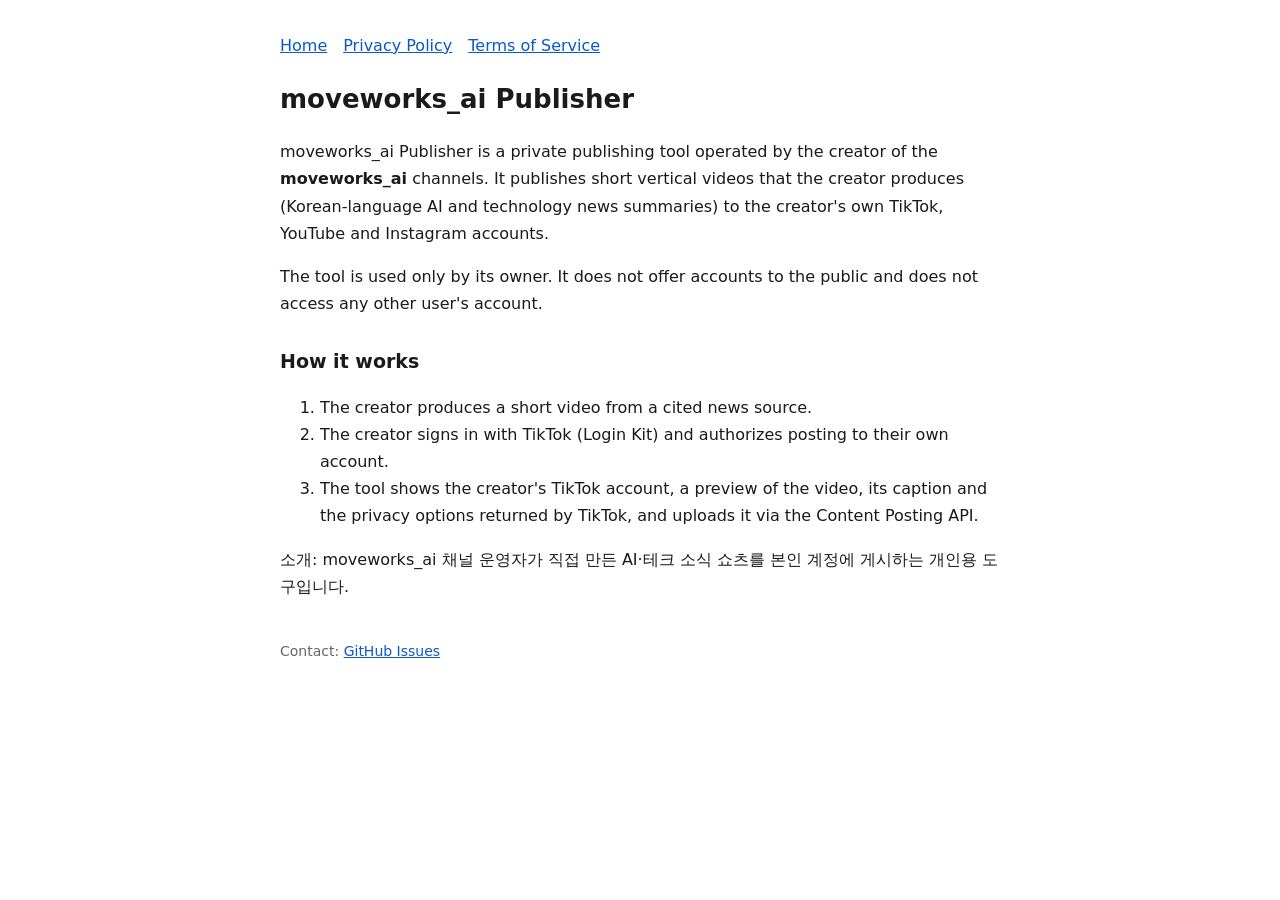
<file: index.html>
<!doctype html><html lang="en"><head><meta charset="utf-8"><meta name="viewport" content="width=device-width,initial-scale=1"><title>moveworks_ai Publisher</title><link rel="stylesheet" href="style.css"></head><body>
<nav><a href="./">Home</a><a href="privacy.html">Privacy Policy</a><a href="terms.html">Terms of Service</a></nav>
<h1>moveworks_ai Publisher</h1>
<p>moveworks_ai Publisher is a private publishing tool operated by the creator of the <strong>moveworks_ai</strong> channels. It publishes short vertical videos that the creator produces (Korean-language AI and technology news summaries) to the creator's own TikTok, YouTube and Instagram accounts.</p>
<p>The tool is used only by its owner. It does not offer accounts to the public and does not access any other user's account.</p>
<h2>How it works</h2>
<ol><li>The creator produces a short video from a cited news source.</li><li>The creator signs in with TikTok (Login Kit) and authorizes posting to their own account.</li><li>The tool shows the creator's TikTok account, a preview of the video, its caption and the privacy options returned by TikTok, and uploads it via the Content Posting API.</li></ol>
<p>소개: moveworks_ai 채널 운영자가 직접 만든 AI·테크 소식 쇼츠를 본인 계정에 게시하는 개인용 도구입니다.</p>
<footer>Contact: <a href="https://github.com/ekgoddlek0-dotcom/moveworks-ai/issues">GitHub Issues</a></footer></body></html>
</file>
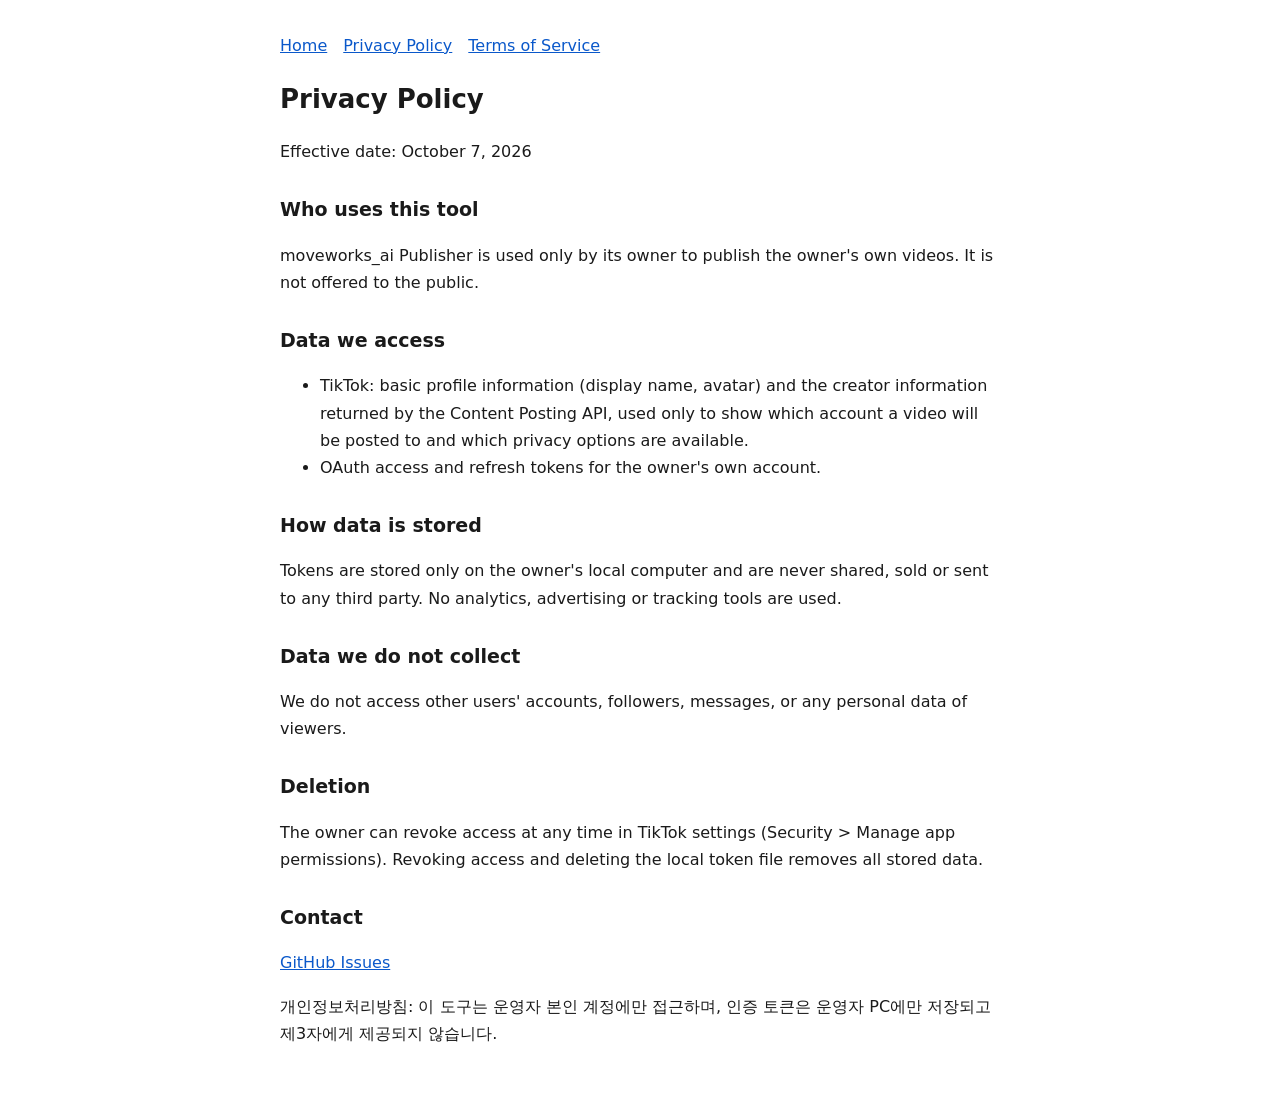
<file: privacy.html>
<!doctype html><html lang="en"><head><meta charset="utf-8"><meta name="viewport" content="width=device-width,initial-scale=1"><title>Privacy Policy</title><link rel="stylesheet" href="style.css"></head><body>
<nav><a href="./">Home</a><a href="privacy.html">Privacy Policy</a><a href="terms.html">Terms of Service</a></nav>
<h1>Privacy Policy</h1><p>Effective date: October 7, 2026</p>
<h2>Who uses this tool</h2><p>moveworks_ai Publisher is used only by its owner to publish the owner's own videos. It is not offered to the public.</p>
<h2>Data we access</h2><ul><li>TikTok: basic profile information (display name, avatar) and the creator information returned by the Content Posting API, used only to show which account a video will be posted to and which privacy options are available.</li><li>OAuth access and refresh tokens for the owner's own account.</li></ul>
<h2>How data is stored</h2><p>Tokens are stored only on the owner's local computer and are never shared, sold or sent to any third party. No analytics, advertising or tracking tools are used.</p>
<h2>Data we do not collect</h2><p>We do not access other users' accounts, followers, messages, or any personal data of viewers.</p>
<h2>Deletion</h2><p>The owner can revoke access at any time in TikTok settings (Security &gt; Manage app permissions). Revoking access and deleting the local token file removes all stored data.</p>
<h2>Contact</h2><p><a href="https://github.com/ekgoddlek0-dotcom/moveworks-ai/issues">GitHub Issues</a></p>
<p>개인정보처리방침: 이 도구는 운영자 본인 계정에만 접근하며, 인증 토큰은 운영자 PC에만 저장되고 제3자에게 제공되지 않습니다.</p></body></html>
</file>
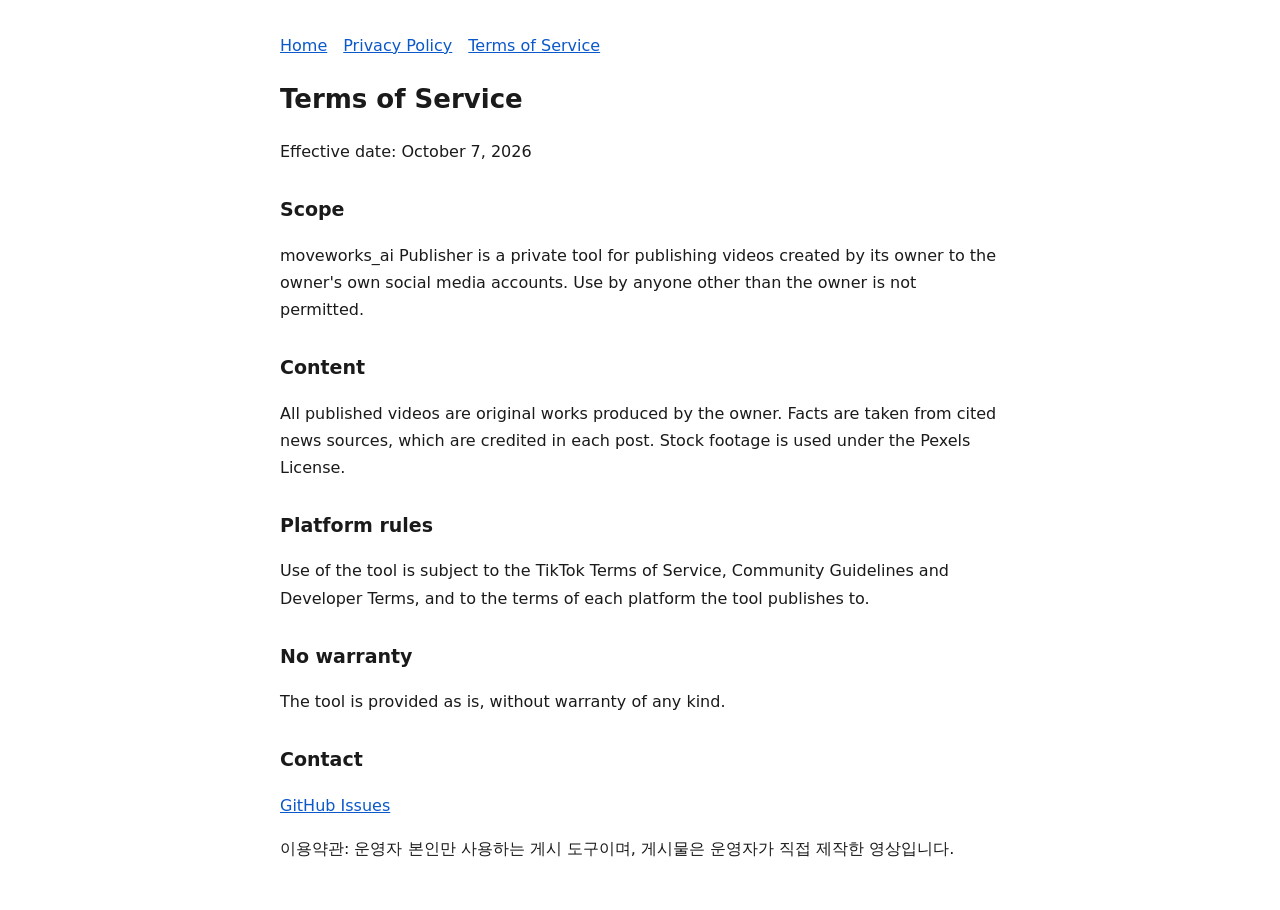
<file: terms.html>
<!doctype html><html lang="en"><head><meta charset="utf-8"><meta name="viewport" content="width=device-width,initial-scale=1"><title>Terms of Service</title><link rel="stylesheet" href="style.css"></head><body>
<nav><a href="./">Home</a><a href="privacy.html">Privacy Policy</a><a href="terms.html">Terms of Service</a></nav>
<h1>Terms of Service</h1><p>Effective date: October 7, 2026</p>
<h2>Scope</h2><p>moveworks_ai Publisher is a private tool for publishing videos created by its owner to the owner's own social media accounts. Use by anyone other than the owner is not permitted.</p>
<h2>Content</h2><p>All published videos are original works produced by the owner. Facts are taken from cited news sources, which are credited in each post. Stock footage is used under the Pexels License.</p>
<h2>Platform rules</h2><p>Use of the tool is subject to the TikTok Terms of Service, Community Guidelines and Developer Terms, and to the terms of each platform the tool publishes to.</p>
<h2>No warranty</h2><p>The tool is provided as is, without warranty of any kind.</p>
<h2>Contact</h2><p><a href="https://github.com/ekgoddlek0-dotcom/moveworks-ai/issues">GitHub Issues</a></p>
<p>이용약관: 운영자 본인만 사용하는 게시 도구이며, 게시물은 운영자가 직접 제작한 영상입니다.</p></body></html>
</file>
<file: style.css>
body{font:16px/1.7 system-ui,-apple-system,"Malgun Gothic",sans-serif;max-width:720px;margin:0 auto;padding:32px 16px;color:#1a1a1a;background:#fff}
h1{font-size:26px}h2{font-size:19px;margin-top:28px}a{color:#0a58ca}nav a{margin-right:16px}footer{margin-top:40px;color:#666;font-size:14px}
</file>
